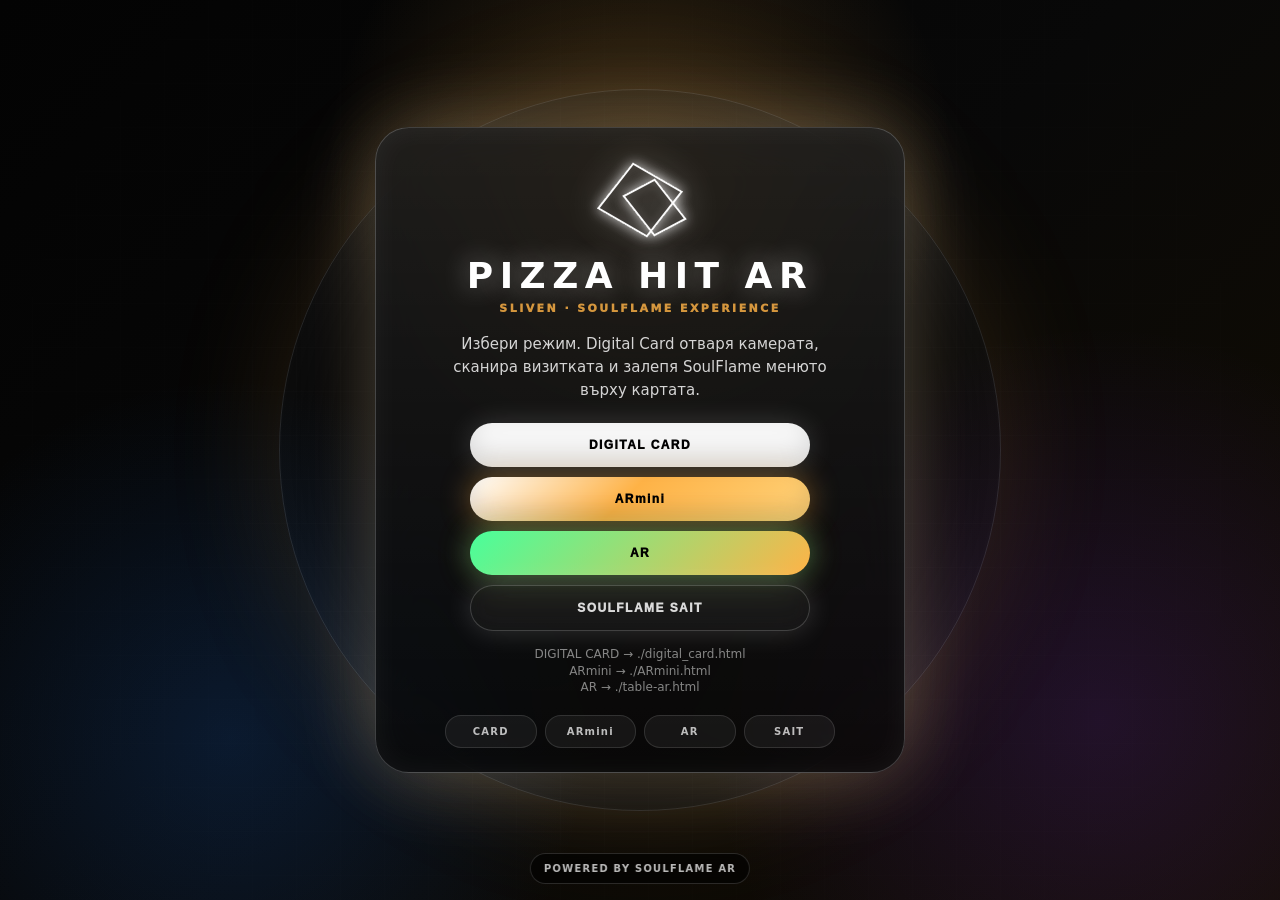
<file: index.html>
<!doctype html>
<html lang="bg">
<head>
  <meta charset="utf-8" />
  <meta name="viewport" content="width=device-width, initial-scale=1, viewport-fit=cover" />
  <meta name="theme-color" content="#030303" />
  <title>Pizza Hit Sliven · SoulFlame AR</title>

  <style>
    :root {
      --bg: #030303;
      --text: #ffffff;
      --gold: #ffb347;
      --gold2: #ffd37a;
      --green: #48ff9b;
      --blue: #1d7cff;
      --purple: #8b35ff;
      --line: rgba(255,255,255,.18);
      --radius-xl: 34px;
      --radius-pill: 999px;
    }

    * {
      box-sizing: border-box;
      -webkit-tap-highlight-color: transparent;
      user-select: none;
    }

    html,
    body {
      margin: 0;
      width: 100%;
      min-height: 100%;
      overflow: hidden;
      background: var(--bg);
      color: var(--text);
      font-family: Inter, system-ui, -apple-system, BlinkMacSystemFont, "Segoe UI", Arial, sans-serif;
    }

    body {
      position: fixed;
      inset: 0;
      display: grid;
      place-items: center;
      padding: 22px;
      background:
        radial-gradient(circle at 50% 18%, rgba(255,179,71,.20), transparent 32%),
        radial-gradient(circle at 18% 82%, rgba(29,124,255,.16), transparent 28%),
        radial-gradient(circle at 86% 80%, rgba(139,53,255,.15), transparent 30%),
        linear-gradient(135deg, #030303, #080808 52%, #130d02);
    }

    body::before,
    body::after {
      content: "";
      position: fixed;
      pointer-events: none;
      z-index: 0;
    }

    body::before {
      width: min(720px, 120vw);
      height: min(720px, 120vw);
      border-radius: 50%;
      border: 1px solid rgba(255,255,255,.13);
      box-shadow:
        0 0 120px rgba(255,179,71,.13),
        inset 0 0 90px rgba(255,255,255,.055);
      animation: portalSpin 24s linear infinite;
    }

    body::after {
      inset: -25%;
      opacity: .11;
      background-image:
        linear-gradient(rgba(255,255,255,.14) 1px, transparent 1px),
        linear-gradient(90deg, rgba(255,255,255,.14) 1px, transparent 1px);
      background-size: 44px 44px;
      mask-image: radial-gradient(circle at center, black 0%, transparent 70%);
      animation: gridMove 18s linear infinite;
    }

    @keyframes portalSpin {
      from { transform: rotate(0deg) scale(.94); }
      to { transform: rotate(360deg) scale(1.03); }
    }

    @keyframes gridMove {
      from { transform: translate3d(0,0,0); }
      to { transform: translate3d(44px,44px,0); }
    }

    .app {
      position: relative;
      z-index: 2;
      width: min(530px, 94vw);
      padding: 34px 24px 24px;
      border-radius: var(--radius-xl);
      border: 1px solid rgba(255,255,255,.22);
      background:
        linear-gradient(180deg, rgba(255,255,255,.10), rgba(255,255,255,.025)),
        rgba(0,0,0,.78);
      backdrop-filter: blur(26px) saturate(150%);
      -webkit-backdrop-filter: blur(26px) saturate(150%);
      text-align: center;
      box-shadow:
        0 0 90px rgba(255,255,255,.18),
        0 0 80px rgba(255,179,71,.13),
        inset 0 0 30px rgba(255,255,255,.055);
      overflow: hidden;
    }

    .logo-mark {
      width: 76px;
      height: 76px;
      margin: 0 auto;
      position: relative;
      filter: drop-shadow(0 0 18px rgba(255,255,255,.48));
      animation: floatLogo 2.8s ease-in-out infinite alternate;
    }

    .logo-mark::before,
    .logo-mark::after {
      content: "";
      position: absolute;
      border: 2px solid rgba(255,255,255,.98);
      box-shadow:
        0 0 13px rgba(255,255,255,.74),
        inset 0 0 12px rgba(255,255,255,.14);
    }

    .logo-mark::before {
      inset: 9px;
      transform: rotate(30deg) skew(-8deg);
    }

    .logo-mark::after {
      inset: 20px 5px 5px 34px;
      transform: rotate(-28deg) skew(10deg);
    }

    @keyframes floatLogo {
      from { transform: translateY(0) rotate(-2deg); }
      to { transform: translateY(-8px) rotate(2deg); }
    }

    h1 {
      margin: 20px 0 8px;
      letter-spacing: .18em;
      font-size: clamp(24px, 6vw, 36px);
      line-height: 1;
      text-shadow: 0 0 28px rgba(255,255,255,.40);
    }

    .subtitle {
      margin-bottom: 18px;
      font-size: 11px;
      letter-spacing: .22em;
      color: rgba(255,179,71,.82);
      text-transform: uppercase;
      font-weight: 950;
    }

    p {
      margin: 0 auto 22px;
      max-width: 410px;
      color: rgba(255,255,255,.82);
      line-height: 1.52;
      font-size: 15px;
    }

    .actions {
      display: grid;
      gap: 10px;
      justify-items: center;
    }

    button {
      cursor: pointer;
      border: 0;
      border-radius: var(--radius-pill);
      padding: 15px 20px;
      min-width: min(310px, 100%);
      width: min(340px, 100%);
      font-size: 12px;
      font-weight: 950;
      letter-spacing: .12em;
      transition: transform .18s ease, opacity .18s ease;
      box-shadow:
        0 0 28px rgba(255,255,255,.16),
        inset 0 -12px 22px rgba(0,0,0,.11);
    }

    button:active {
      transform: scale(.95);
    }

    .btn-white {
      background: rgba(255,255,255,.96);
      color: #000;
    }

    .btn-gold {
      background: linear-gradient(135deg, #fff, var(--gold) 46%, var(--gold2));
      color: #000;
      box-shadow:
        0 0 30px rgba(255,179,71,.42),
        inset 0 -12px 22px rgba(0,0,0,.12);
    }

    .btn-green {
      background: linear-gradient(135deg, var(--green), var(--gold));
      color: #000;
      box-shadow:
        0 0 28px rgba(72,255,155,.30),
        0 0 34px rgba(255,179,71,.25);
    }

    .btn-dark {
      border: 1px solid rgba(255,255,255,.18);
      background: rgba(255,255,255,.055);
      color: rgba(255,255,255,.84);
      backdrop-filter: blur(10px);
    }

    .hint {
      display: block;
      margin-top: 15px;
      color: rgba(255,255,255,.50);
      font-size: 12px;
      line-height: 1.35;
    }

    .mini-grid {
      display: grid;
      grid-template-columns: repeat(4, 1fr);
      gap: 8px;
      margin: 20px auto 0;
      max-width: 390px;
    }

    .mini-grid span {
      border: 1px solid rgba(255,255,255,.12);
      border-radius: 16px;
      padding: 10px 7px;
      background: rgba(255,255,255,.055);
      color: rgba(255,255,255,.72);
      font-size: 10px;
      font-weight: 850;
      letter-spacing: .12em;
    }

    .status {
      position: fixed;
      left: 50%;
      bottom: max(16px, env(safe-area-inset-bottom));
      transform: translateX(-50%);
      z-index: 3;
      max-width: calc(100vw - 24px);
      padding: 9px 13px;
      border-radius: 999px;
      border: 1px solid rgba(255,255,255,.15);
      background: rgba(0,0,0,.58);
      color: rgba(255,255,255,.72);
      font-size: 10px;
      font-weight: 850;
      letter-spacing: .12em;
      white-space: nowrap;
      overflow: hidden;
      text-overflow: ellipsis;
      backdrop-filter: blur(12px);
    }

    @media (max-width: 560px) {
      .app {
        padding: 30px 19px 23px;
      }

      .mini-grid {
        grid-template-columns: 1fr 1fr;
      }

      button {
        font-size: 11px;
      }
    }
  </style>
</head>

<body>
  <main class="app">
    <div class="logo-mark"></div>

    <h1>PIZZA HIT AR</h1>
    <div class="subtitle">SLIVEN · SOULFLAME EXPERIENCE</div>

    <p>
      Избери режим. Digital Card отваря камерата, сканира визитката
      и залепя SoulFlame менюто върху картата.
    </p>

    <div class="actions">
      <button id="digitalCardBtn" class="btn-white">DIGITAL CARD</button>
      <button id="arMiniBtn" class="btn-gold">ARmini</button>
      <button id="arBtn" class="btn-green">AR</button>
      <button id="siteBtn" class="btn-dark">SOULFLAME SAIT</button>
    </div>

    <span class="hint">
      DIGITAL CARD → ./digital_card.html<br>
      ARmini → ./ARmini.html<br>
      AR → ./table-ar.html
    </span>

    <div class="mini-grid">
      <span>CARD</span>
      <span>ARmini</span>
      <span>AR</span>
      <span>SAIT</span>
    </div>
  </main>

  <div class="status">POWERED BY SOULFLAME AR</div>

  <script>
    const LINKS = {
      digitalCard: "./digital_card.html",
      arMini: "./ARmini.html",
      tableAR: "./table-ar.html",
      soulflame: "https://soulflame-ar-card.vercel.app"
    };

    const digitalCardBtn = document.getElementById("digitalCardBtn");
    const arMiniBtn = document.getElementById("arMiniBtn");
    const arBtn = document.getElementById("arBtn");
    const siteBtn = document.getElementById("siteBtn");

    function haptic(ms = 30) {
      if (navigator.vibrate) navigator.vibrate(ms);
    }

    function goTo(url) {
      haptic(35);
      window.location.href = url;
    }

    function openExternal(url) {
      haptic(35);
      window.open(url, "_blank");
    }

    digitalCardBtn.addEventListener("click", () => {
      goTo(LINKS.digitalCard);
    });

    arMiniBtn.addEventListener("click", () => {
      goTo(LINKS.arMini);
    });

    arBtn.addEventListener("click", () => {
      goTo(LINKS.tableAR);
    });

    siteBtn.addEventListener("click", () => {
      openExternal(LINKS.soulflame);
    });
  </script>
</body>
</html>
</file>
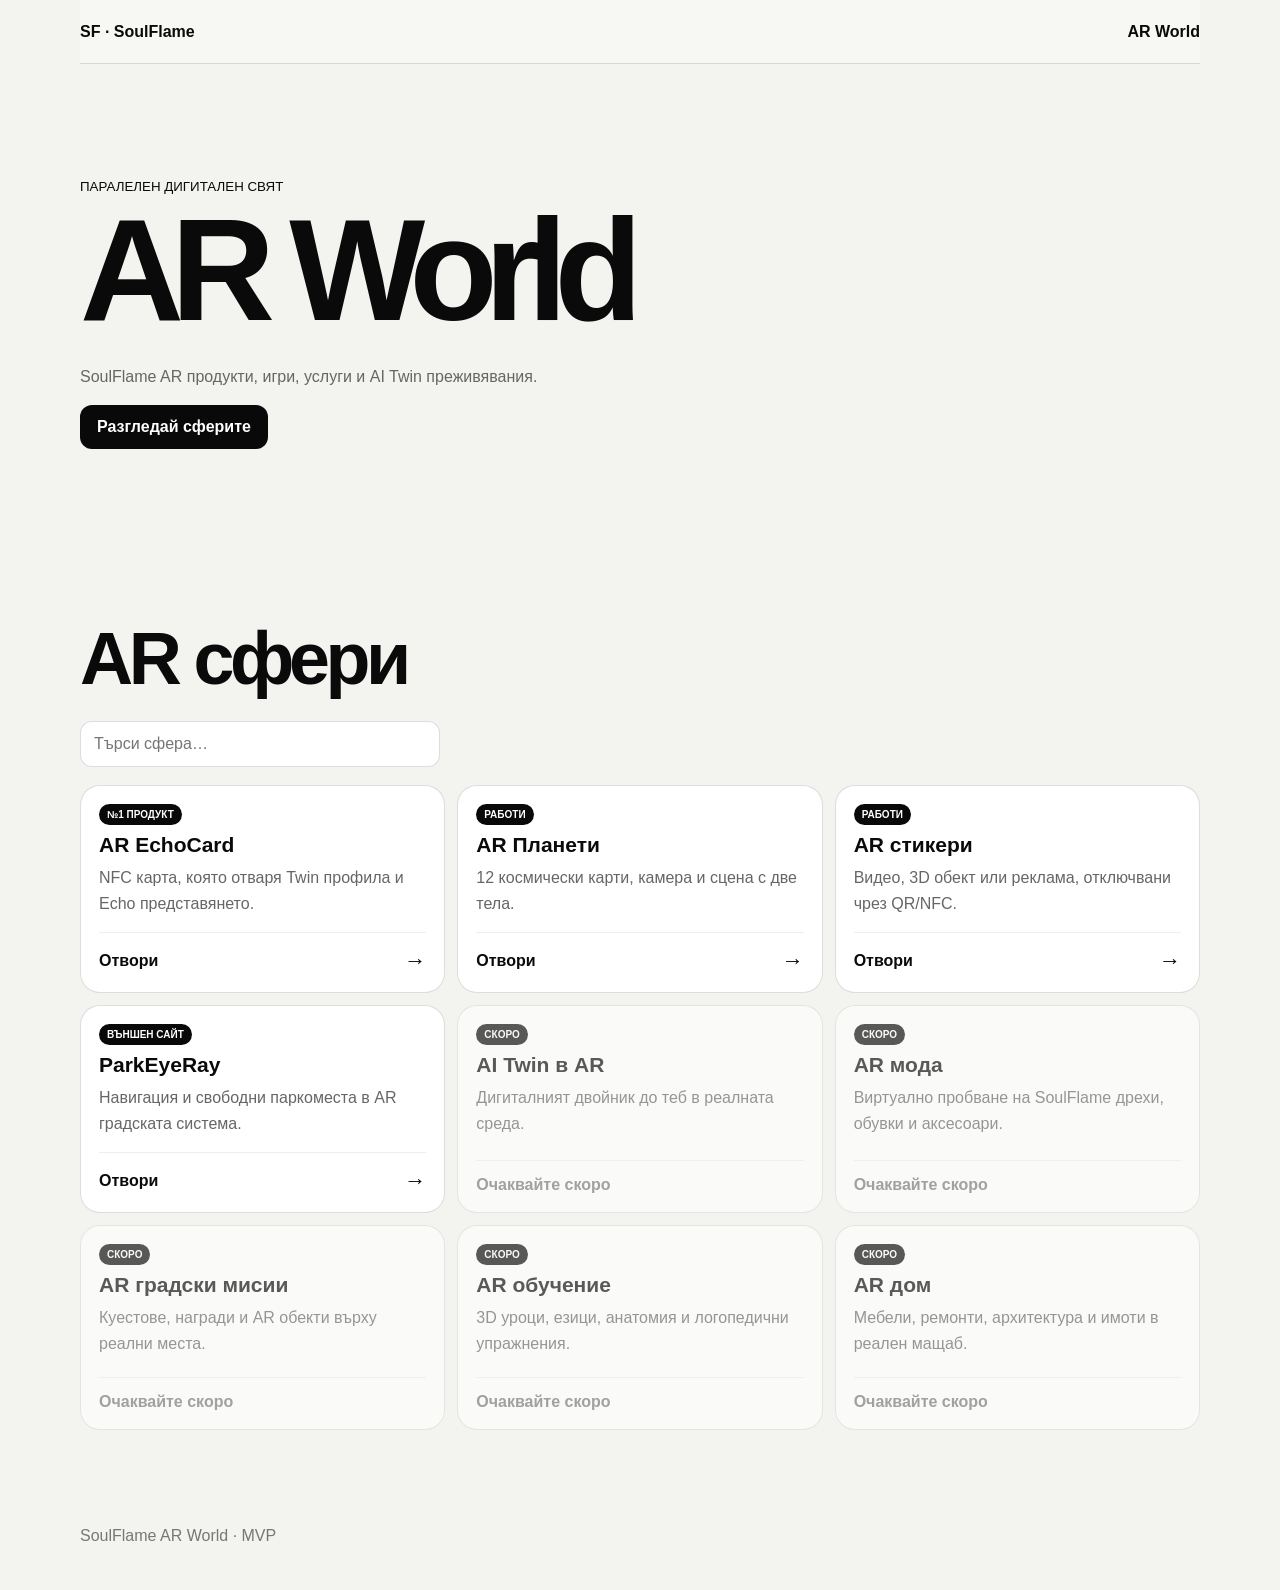
<file: ar-world/index.html>
<!doctype html>
<html lang="bg">
<head>
<meta charset="utf-8">
<meta name="viewport" content="width=device-width,initial-scale=1,viewport-fit=cover">
<meta name="theme-color" content="#050505">
<title>SoulFlame AR World</title>
<style>
*{box-sizing:border-box}html{scroll-behavior:smooth}body{margin:0;font:16px Arial,sans-serif;background:#f3f3ef;color:#0a0a0a}a{color:inherit;text-decoration:none}button,input{font:inherit}.wrap{width:min(1120px,calc(100% - 24px));margin:auto}.top{position:sticky;top:0;z-index:10;height:64px;display:flex;align-items:center;justify-content:space-between;border-bottom:1px solid #0002;background:#f8f8f4e8;backdrop-filter:blur(14px)}.brand{font-weight:900}.hero{min-height:500px;display:flex;flex-direction:column;justify-content:center}.hero h1{font-size:clamp(4rem,16vw,9rem);line-height:.82;letter-spacing:-.09em;margin:18px 0}.muted{color:#666;line-height:1.6}.btn{display:inline-flex;align-items:center;justify-content:center;width:max-content;padding:13px 17px;border:0;border-radius:12px;background:#090909;color:#fff;font-weight:900;cursor:pointer}.section{padding:52px 0}.section h2{font-size:clamp(2.2rem,7vw,4.6rem);letter-spacing:-.06em;margin:0 0 20px}.search{width:min(360px,100%);padding:13px;border:1px solid #0002;border-radius:12px;margin-bottom:18px}.cards,.planet-grid{display:grid;grid-template-columns:repeat(3,1fr);gap:12px}.card{min-height:205px;padding:18px;border:1px solid #0002;border-radius:20px;background:#fff;display:flex;flex-direction:column;transition:.2s transform,.2s box-shadow}.card.live{cursor:pointer}.card.live:hover{transform:translateY(-3px);box-shadow:0 15px 35px #0001}.card b{font-size:21px;margin:8px 0}.card p{margin-top:0}.tag{display:inline-flex;width:max-content;padding:5px 8px;border-radius:999px;background:#090909;color:#fff;font-size:10px;font-weight:900}.card-action{margin-top:auto;display:flex;align-items:center;justify-content:space-between;padding-top:15px;border-top:1px solid #0001;font-weight:900}.card.live .card-action::after{content:'→';font-size:22px}.card.soon{opacity:.66}.card.soon .card-action{color:#777}.dark{min-height:100vh;background:#050505;color:#f5f5f2}.dark .top{background:#050505e8;border-color:#fff2}.dark .muted{color:#aaa}.planet{overflow:hidden;border:1px solid #fff2;border-radius:18px;background:#101010}.planet.active{outline:2px solid #fff}.planet img{width:100%;height:180px;object-fit:cover;background:#181818}.planet div{padding:14px}.planet button{width:100%;padding:11px;border:0;border-radius:10px;font-weight:900}.lab{padding:18px;border:1px solid #fff2;border-radius:18px;background:#fff1}.stage{position:relative;min-height:420px;overflow:hidden;border-radius:16px;background:radial-gradient(circle,#2c2c2c,#050505 70%)}video{position:absolute;inset:0;width:100%;height:100%;object-fit:cover}.placeholder{position:absolute;inset:0;display:grid;place-items:center;color:#999}.obj{position:absolute;top:50%;width:130px;aspect-ratio:1;object-fit:cover;border-radius:50%;transform:translate(-50%,-50%);box-shadow:0 10px 35px #000,0 0 25px #fff3}.obj.one{left:50%}.obj.left{left:34%}.obj.right{left:68%}.meteor{position:absolute;left:-35%;top:18%;width:35%;height:3px;opacity:0;background:linear-gradient(90deg,transparent,#fff)}.meteor.go{animation:meteor 1.2s forwards}@keyframes meteor{15%{opacity:1}100%{left:110%;top:78%;opacity:0}}.row{display:flex;gap:9px;flex-wrap:wrap;margin-top:12px}.notice{padding:14px;border-radius:12px;background:#fff1;color:#bbb}.error{padding:18px;border:1px solid #f665;border-radius:14px;background:#200;color:#fff}.footer{padding:45px 0;color:#777}@media(max-width:800px){.cards,.planet-grid{grid-template-columns:repeat(2,1fr)}}@media(max-width:540px){.cards,.planet-grid{grid-template-columns:1fr}.hero{min-height:430px}.stage{min-height:360px}}
</style>
</head>
<body><div id="app"><div class="wrap"><section class="hero"><h1>AR World</h1><p>Зареждане…</p></section></div></div>
<script>
(function(){
'use strict';
const app=document.getElementById('app');
const path=location.pathname.toLowerCase();
const IMG={mercury:'https://assets.science.nasa.gov/content/dam/science/psd/photojournal/pia/pia00/pia00437/PIA00437.jpg',venus:'https://assets.science.nasa.gov/content/dam/science/psd/photojournal/pia/pia00/pia00271/PIA00271.jpg',earth:'https://images-assets.nasa.gov/image/PIA18033/PIA18033~orig.jpg',mars:'https://assets.science.nasa.gov/content/dam/science/psd/photojournal/pia/pia00/pia00407/PIA00407.jpg',jupiter:'https://assets.science.nasa.gov/content/dam/science/psd/photojournal/pia/pia02/pia02972/PIA02972.jpg',saturn:'https://assets.science.nasa.gov/content/dam/science/psd/photojournal/pia/pia05/pia05425/PIA05425.jpg',uranus:'https://assets.science.nasa.gov/content/dam/science/psd/photojournal/pia/pia01/pia01391/PIA01391.jpg',neptune:'https://assets.science.nasa.gov/content/dam/science/psd/photojournal/pia/pia01/pia01492/PIA01492.jpg',moon:'https://assets.science.nasa.gov/content/dam/science/psd/earths-moon/outreach-materials/NASA-LRO-Moon-mosaic.png',sun:'https://assets.science.nasa.gov/content/dam/science/psd/photojournal/pia/pia26/pia26681/PIA26681.jpg',comet:'https://assets.science.nasa.gov/content/dam/science/psd/solar/2023/09/c/Comet_from_8_km.jpg',blackhole:'https://assets.science.nasa.gov/content/dam/science/psd/solar/2023/09/h/hires.jpg'};
const planets=[['mercury','Меркурий','4 879 km'],['venus','Венера','12 104 km'],['earth','Земя','12 742 km'],['mars','Марс','6 779 km'],['jupiter','Юпитер','139 820 km'],['saturn','Сатурн','116 460 km'],['uranus','Уран','50 724 km'],['neptune','Нептун','49 244 km'],['moon','Луната','3 475 km'],['sun','Слънцето','1 392 700 km'],['comet','Комета 67P','~4.1 km'],['blackhole','Черна дупка M87*','~38 млрд. km']];
const boxes=[
{title:'AR EchoCard',desc:'NFC карта, която отваря Twin профила и Echo представянето.',href:'/ar_echocard.html',tag:'№1 ПРОДУКТ'},
{title:'AR Планети',desc:'12 космически карти, камера и сцена с две тела.',href:'/ar_planeti.html',tag:'РАБОТИ'},
{title:'AR стикери',desc:'Видео, 3D обект или реклама, отключвани чрез QR/NFC.',href:'/ar_stikeri.html',tag:'РАБОТИ'},
{title:'ParkEyeRay',desc:'Навигация и свободни паркоместа в AR градската система.',href:'https://sf-parkeyeray.vercel.app',tag:'ВЪНШЕН САЙТ',external:true},
{title:'AI Twin в AR',desc:'Дигиталният двойник до теб в реалната среда.',tag:'СКОРО'},
{title:'AR мода',desc:'Виртуално пробване на SoulFlame дрехи, обувки и аксесоари.',tag:'СКОРО'},
{title:'AR градски мисии',desc:'Куестове, награди и AR обекти върху реални места.',tag:'СКОРО'},
{title:'AR обучение',desc:'3D уроци, езици, анатомия и логопедични упражнения.',tag:'СКОРО'},
{title:'AR дом',desc:'Мебели, ремонти, архитектура и имоти в реален мащаб.',tag:'СКОРО'}
];
function header(dark){return '<div class="'+(dark?'dark':'')+'"><div class="wrap"><header class="top"><a class="brand" href="/">SF · SoulFlame</a><a class="brand" href="/">AR World</a></header>'}
function end(){return '<footer class="footer">SoulFlame AR World · MVP</footer></div></div>'}
function boxHTML(x){const inside='<span class="tag">'+x.tag+'</span><b>'+x.title+'</b><p class="muted">'+x.desc+'</p><span class="card-action">'+(x.href?'Отвори':'Очаквайте скоро')+'</span>';if(!x.href)return '<article class="card soon">'+inside+'</article>';return '<a class="card live" href="'+x.href+'"'+(x.external?' target="_blank" rel="noopener"':'')+'>'+inside+'</a>'}
function home(){app.innerHTML=header(false)+'<section class="hero"><small>ПАРАЛЕЛЕН ДИГИТАЛЕН СВЯТ</small><h1>AR <strong>World</strong></h1><p class="muted">SoulFlame AR продукти, игри, услуги и AI Twin преживявания.</p><a class="btn" href="#spheres">Разгледай сферите</a></section><section id="spheres" class="section"><h2>AR сфери</h2><input id="search" class="search" placeholder="Търси сфера…"><div id="cards" class="cards"></div></section>'+end();const input=document.getElementById('search'),cards=document.getElementById('cards');function draw(q){q=(q||'').toLowerCase();cards.innerHTML=boxes.filter(x=>(x.title+' '+x.desc+' '+x.tag).toLowerCase().includes(q)).map(boxHTML).join('')||'<p>Няма резултати.</p>'}input.addEventListener('input',e=>draw(e.target.value));draw('')}
function cosmos(){let selected=[];try{const parsed=JSON.parse(localStorage.getItem('sfcos')||'[]');if(Array.isArray(parsed))selected=parsed.filter(id=>planets.some(p=>p[0]===id)).slice(-2)}catch(e){try{localStorage.removeItem('sfcos')}catch(_){}selected=[]}app.innerHTML=header(true)+'<section class="hero"><small>AR КАРТИ · QR + NFC</small><h1>AR <strong>Планети</strong></h1><p class="muted">Избери до две космически тела и ги виж върху камерата.</p></section><section class="section"><h2>Космически карти</h2><div id="planetGrid" class="planet-grid"></div></section><section class="section"><div class="lab"><h2>AR камера</h2><p id="status" class="muted"></p><div class="stage"><video id="video" playsinline muted></video><div id="placeholder" class="placeholder">Камерата е изключена</div><div id="objects"></div><i id="meteor" class="meteor"></i></div><div class="row"><button class="btn" id="camera">Камера</button><button class="btn" id="shoot">Пусни метеорит</button><button class="btn" id="clear">Изчисти</button></div><p class="notice">Web-camera demo. Истински 6DoF anchor и разпознаване на физическа карта са следващият етап.</p></div></section>'+end();const grid=document.getElementById('planetGrid'),objects=document.getElementById('objects'),status=document.getElementById('status');function save(){try{localStorage.setItem('sfcos',JSON.stringify(selected))}catch(e){}}function render(){grid.innerHTML=planets.map(p=>'<article class="planet '+(selected.includes(p[0])?'active':'')+'"><img src="'+IMG[p[0]]+'" alt="'+p[1]+'"><div><small>QR + NFC CARD</small><h3>'+p[1]+'</h3><p class="muted">'+p[2]+'</p><button data-id="'+p[0]+'">'+(selected.includes(p[0])?'Активирана ✓':'Активирай')+'</button></div></article>').join('');grid.querySelectorAll('button').forEach(b=>b.addEventListener('click',()=>{const id=b.dataset.id;selected=selected.includes(id)?selected.filter(x=>x!==id):selected.concat(id).slice(-2);save();render()}));status.textContent=selected.length?selected.map(id=>planets.find(p=>p[0]===id)[1]).join(' + '):'Избери до две карти.';objects.innerHTML=selected.map((id,i)=>'<img class="obj '+(selected.length===1?'one':i===0?'left':'right')+'" src="'+IMG[id]+'" alt="">').join('')}document.getElementById('camera').addEventListener('click',async()=>{const ph=document.getElementById('placeholder');try{if(!navigator.mediaDevices||!navigator.mediaDevices.getUserMedia)throw new Error('Camera API unavailable');const stream=await navigator.mediaDevices.getUserMedia({video:{facingMode:{ideal:'environment'}},audio:false});const video=document.getElementById('video');video.srcObject=stream;await video.play();ph.hidden=true}catch(e){ph.hidden=false;ph.textContent='Отвори страницата в Chrome и разреши камерата.'}});document.getElementById('shoot').addEventListener('click',()=>{const m=document.getElementById('meteor');m.classList.remove('go');void m.offsetWidth;m.classList.add('go')});document.getElementById('clear').addEventListener('click',()=>{selected=[];save();render()});render()}
function stickers(){app.innerHTML=header(false)+'<section class="hero"><h1>AR <strong>стикери</strong></h1><p class="muted">Изпращаш снимка или видео. Ние го превръщаме в AR преживяване, отключвано от QR/NFC.</p></section><section class="section"><h2>Продукти</h2><div class="cards"><article class="card"><span class="tag">START</span><b>Personal AR</b><p class="muted">Лично видео или послание.</p></article><article class="card"><span class="tag">BUSINESS</span><b>AR реклама</b><p class="muted">Продукт, меню, автомобил или бранд.</p></article><article class="card"><span class="tag">3D</span><b>3D Object</b><p class="muted">Модел, герой или предмет.</p></article></div></section>'+end()}
function echo(){app.innerHTML=header(false)+'<section class="hero"><small>NFC + TWIN ID</small><h1>AR <strong>EchoCard</strong></h1><p class="muted">Опознай ме. Един допир отваря Twin профила и избраните Echo данни.</p><a class="btn" href="mailto:soulflame.mitko@gmail.com?subject=AR%20EchoCard">Заяви EchoCard</a></section>'+end()}
try{if(path.includes('ar_planeti'))cosmos();else if(path.includes('ar_stikeri'))stickers();else if(path.includes('ar_echocard'))echo();else home()}catch(e){app.innerHTML='<div class="wrap"><section class="hero"><div class="error"><h2>AR World се възстановява</h2><p>Натисни бутона, за да изчистиш локалните данни.</p><button class="btn" onclick="localStorage.clear();location.replace(\'/\')">Поправи и презареди</button></div></section></div>'}
})();
</script>
</body>
</html>
</file>
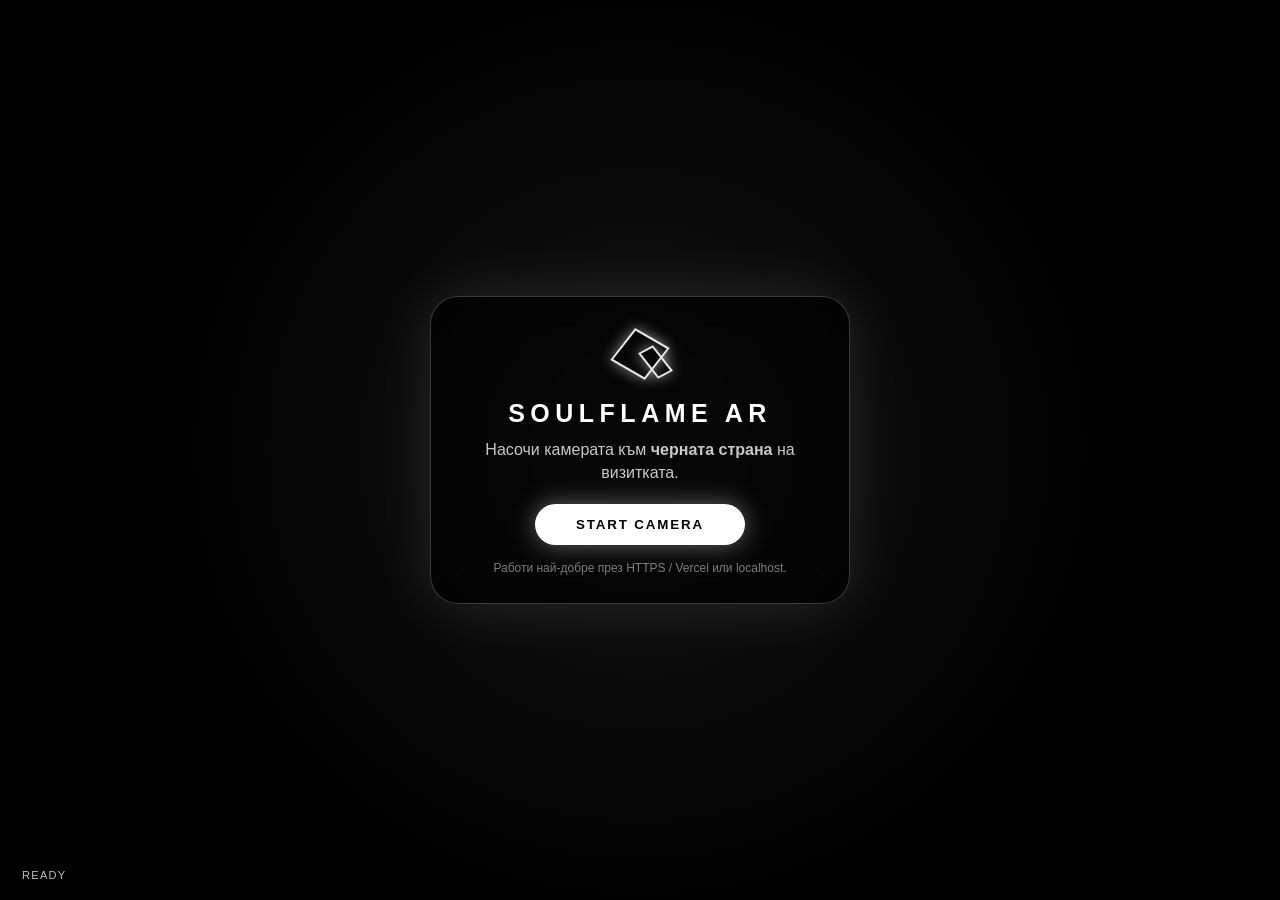
<file: soulflame-ar-card/soulflame-ar-card/index.html>
<!doctype html>
<html lang="bg">
<head>
  <meta charset="utf-8" />
  <meta name="viewport" content="width=device-width, initial-scale=1, viewport-fit=cover" />
  <meta name="theme-color" content="#050505" />
  <title>SoulFlame AR Card</title>
  <link rel="stylesheet" href="./style.css" />
</head>
<body>
  <main id="app">
    <video id="camera" autoplay playsinline muted></video>
    <canvas id="vision"></canvas>

    <section id="startScreen" class="start-screen">
      <div class="start-card">
        <div class="logo-mark small"></div>
        <h1>SOULFLAME AR</h1>
        <p>Насочи камерата към <b>черната страна</b> на визитката.</p>
        <button id="startBtn">START CAMERA</button>
        <span class="hint">Работи най-добре през HTTPS / Vercel или localhost.</span>
      </div>
    </section>

    <section id="scanHint" class="scan-hint hidden">
      <div class="scan-box"></div>
      <p>Търся черната страна на визитката...</p>
    </section>

    <section id="arLayer" class="ar-layer hidden" aria-label="AR overlay">
      <div class="holo-logo">
        <div class="logo-mark"></div>
        <div class="logo-text">SOULFLAME</div>
      </div>

      <div class="beam beam-1"></div>
      <div class="beam beam-2"></div>

      <div class="side-panel media-panel">
        <div class="panel-title">PORTFOLIO</div>
        <div class="media-grid">
          <div class="media-item gradient-a">AR</div>
          <div class="media-item gradient-b">NFC</div>
        </div>
      </div>

      <div class="side-panel services-panel">
        <div class="panel-title light">SERVICES</div>
        <ul>
          <li>AR визитки</li>
          <li>NFC + AR услуги</li>
          <li>Сайтове и AI системи</li>
        </ul>
      </div>

      <div class="about-panel">
        <span class="pin"></span>
        <h2>ABOUT US</h2>
        <p>Интерактивни AR/NFC визитки, сайтове и AI системи за бизнеси, които искат да изглеждат като бъдещето.</p>
      </div>

      <div class="cta-panel">
        <button id="openSite">OPEN WEBSITE</button>
        <button id="contactMail">CONTACT</button>
      </div>
    </section>

    <section id="status" class="status">READY</section>
  </main>

  <script src="./script.js"></script>
</body>
</html>
</file>
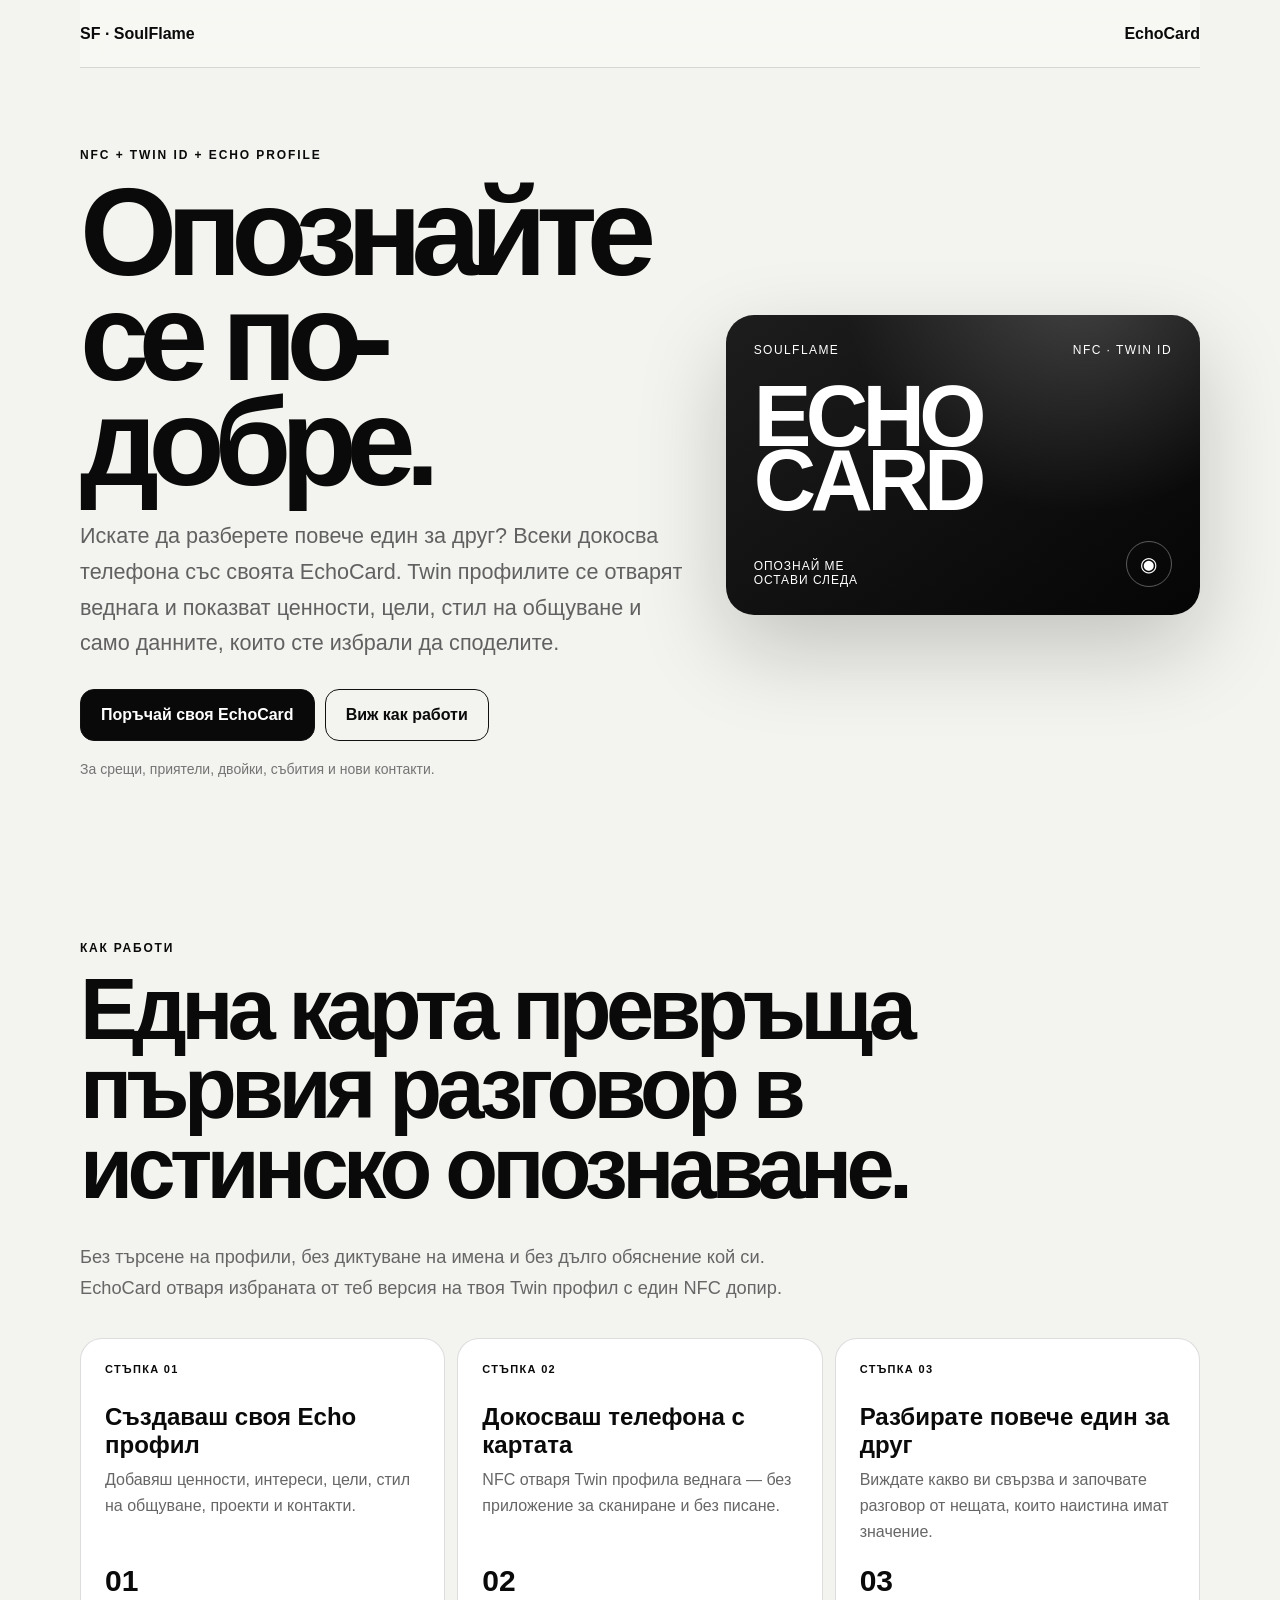
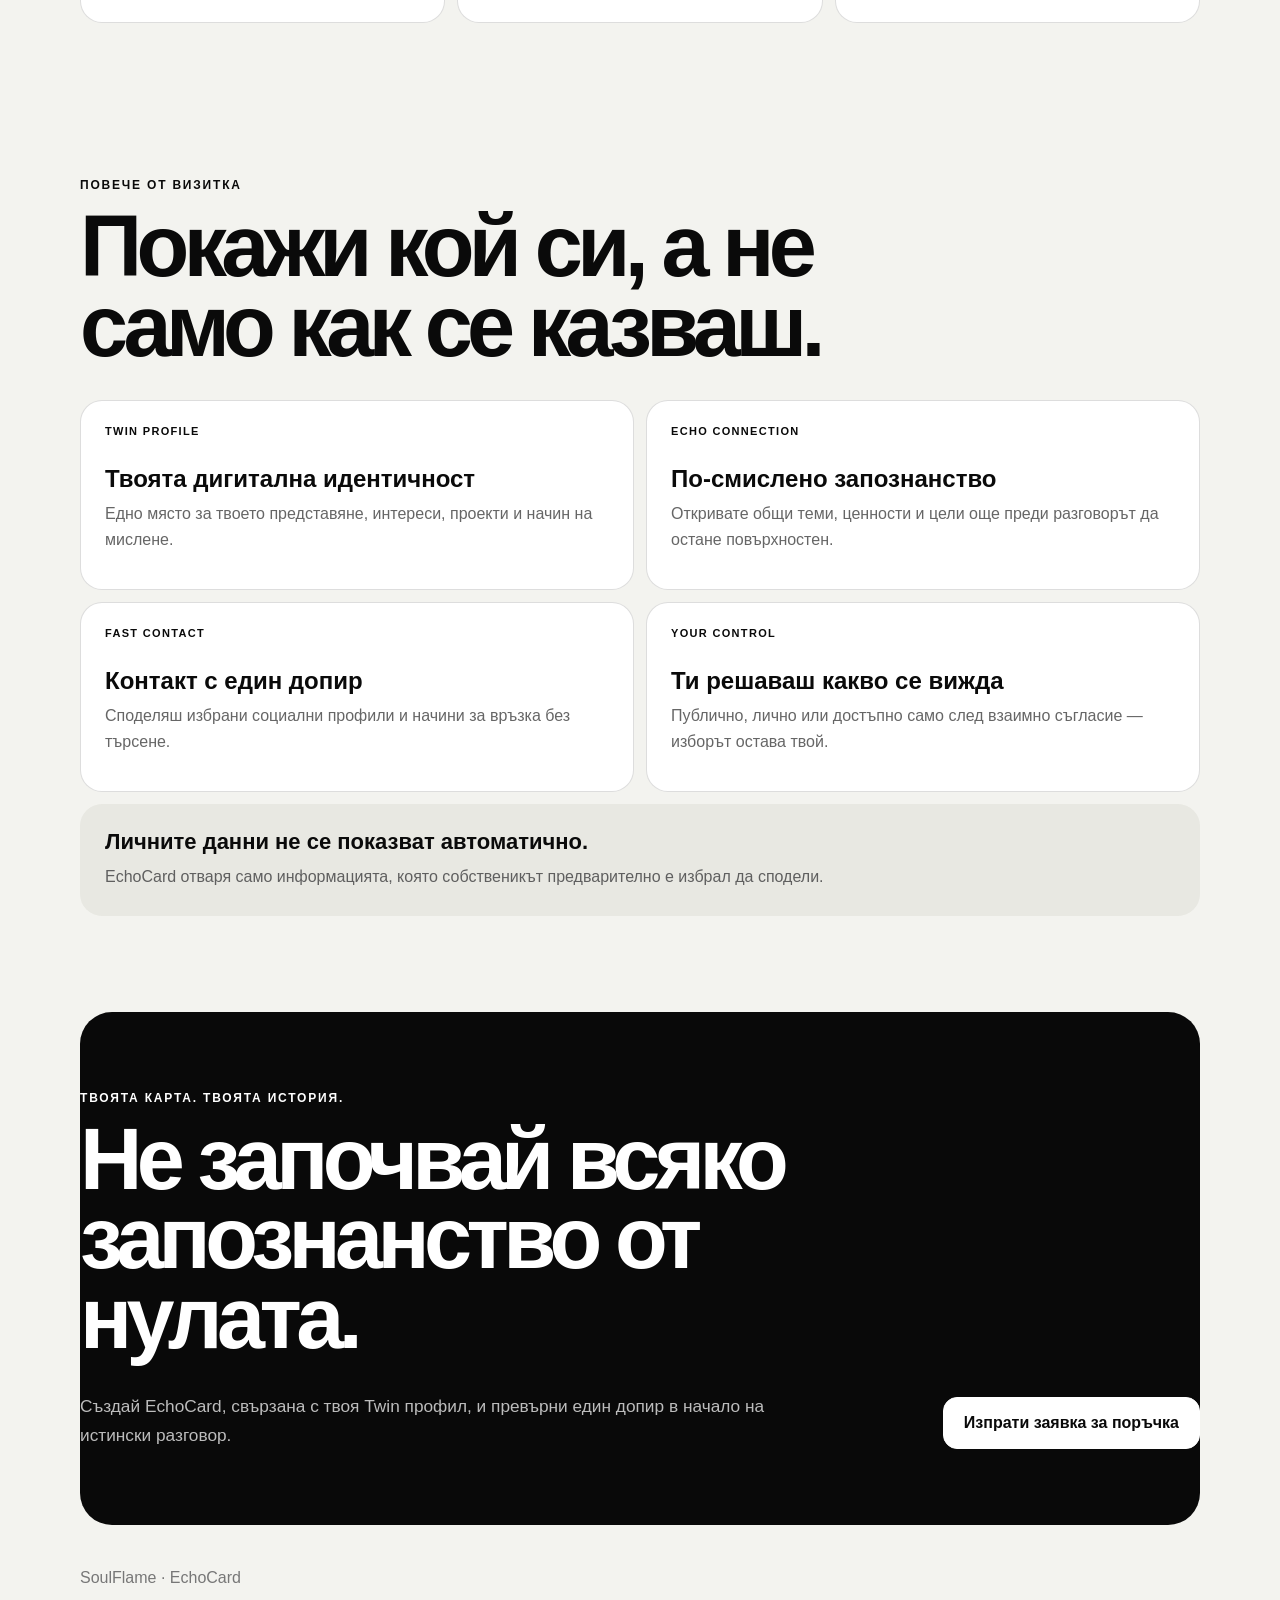
<file: ar-world/ar_echocard.html>
<!doctype html>
<html lang="bg">
<head>
<meta charset="utf-8">
<meta name="viewport" content="width=device-width,initial-scale=1,viewport-fit=cover">
<meta name="theme-color" content="#0a0a0a">
<title>EchoCard — Опознайте се по-добре</title>
<style>
*{box-sizing:border-box}html{scroll-behavior:smooth}body{margin:0;background:#f3f3ef;color:#0a0a0a;font:16px Arial,sans-serif}a{color:inherit;text-decoration:none}.ec-wrap{width:min(1120px,calc(100% - 24px));margin:auto}.ec-top{position:sticky;top:0;z-index:20;height:68px;display:flex;align-items:center;justify-content:space-between;border-bottom:1px solid #0002;background:#f8f8f4eb;backdrop-filter:blur(14px)}.ec-brand{font-weight:900}.ec-hero{min-height:670px;display:grid;grid-template-columns:1.12fr .88fr;gap:42px;align-items:center;padding:68px 0}.ec-kicker{font-size:12px;font-weight:900;letter-spacing:.16em}.ec-hero h1{max-width:760px;margin:18px 0 24px;font-size:clamp(4rem,10vw,7.8rem);line-height:.84;letter-spacing:-.085em}.ec-lead{max-width:720px;margin:0;color:#616161;font-size:clamp(1.08rem,2.5vw,1.35rem);line-height:1.65}.ec-actions{display:flex;gap:10px;flex-wrap:wrap;margin-top:28px}.ec-btn{display:inline-flex;align-items:center;justify-content:center;min-height:52px;padding:0 20px;border:1px solid #111;border-radius:14px;font-weight:900}.ec-btn.primary{background:#090909;color:#fff}.ec-btn.secondary{background:transparent}.ec-note{margin-top:18px;color:#747474;font-size:14px;line-height:1.5}.ec-card{position:relative;aspect-ratio:1.58;padding:28px;border-radius:28px;background:linear-gradient(145deg,#1d1d1d,#050505);color:#fff;display:flex;flex-direction:column;justify-content:space-between;overflow:hidden;box-shadow:0 34px 90px #0003}.ec-card:before{content:"";position:absolute;inset:-35%;background:radial-gradient(circle at 70% 20%,#fff3,transparent 34%);transform:rotate(-15deg)}.ec-card>*{position:relative}.ec-card-top{display:flex;justify-content:space-between;font-size:12px;letter-spacing:.12em}.ec-card strong{font-size:clamp(3rem,7vw,5.4rem);line-height:.74;letter-spacing:-.065em}.ec-card-bottom{display:flex;justify-content:space-between;align-items:end;font-size:12px;letter-spacing:.08em}.ec-pulse{width:46px;height:46px;border:1px solid #fff5;border-radius:50%;display:grid;place-items:center;font-size:20px}.ec-section{padding:76px 0}.ec-section.dark{margin:20px 0 0;padding:76px 0;background:#090909;color:#fff;border-radius:32px}.ec-section-label{font-size:12px;font-weight:900;letter-spacing:.15em}.ec-section h2{max-width:850px;margin:14px 0 34px;font-size:clamp(2.6rem,7vw,5.4rem);line-height:.92;letter-spacing:-.065em}.ec-section-intro{max-width:760px;color:#666;font-size:1.14rem;line-height:1.7}.ec-grid{display:grid;grid-template-columns:repeat(3,1fr);gap:12px;margin-top:34px}.ec-step,.ec-benefit{min-height:230px;padding:24px;border:1px solid #0002;border-radius:22px;background:#fff;display:flex;flex-direction:column}.ec-step span,.ec-benefit span{font-size:11px;font-weight:900;letter-spacing:.12em}.ec-step h3,.ec-benefit h3{margin:28px 0 8px;font-size:24px}.ec-step p,.ec-benefit p{margin:0;color:#666;line-height:1.6}.ec-step b{margin-top:auto;padding-top:20px;font-size:30px}.ec-benefits{display:grid;grid-template-columns:1fr 1fr;gap:12px;margin-top:34px}.ec-benefit{min-height:190px}.ec-privacy{margin-top:12px;padding:25px;border-radius:22px;background:#e8e8e2}.ec-privacy strong{display:block;font-size:22px}.ec-privacy p{margin:9px 0 0;color:#5f5f5f;line-height:1.65}.ec-final{display:grid;grid-template-columns:1fr auto;gap:28px;align-items:end}.ec-final p{max-width:700px;margin:0;color:#bcbcbc;font-size:1.08rem;line-height:1.65}.ec-final .ec-btn{border-color:#fff;background:#fff;color:#090909}.ec-footer{padding:44px 0 90px;color:#777}@media(max-width:780px){.ec-hero{grid-template-columns:1fr;min-height:auto;padding:62px 0}.ec-card{order:-1}.ec-grid{grid-template-columns:1fr}.ec-benefits{grid-template-columns:1fr}.ec-final{grid-template-columns:1fr;align-items:start}.ec-section{padding:58px 0}.ec-section.dark{padding:48px 20px;border-radius:26px}.ec-hero h1{font-size:clamp(3.65rem,17vw,6rem)}.ec-card strong{font-size:clamp(3.3rem,16vw,5.2rem)}}
</style>
</head>
<body data-page="ar_echocard_home">
<div class="ec-wrap">
<header class="ec-top"><a class="ec-brand" href="/">SF · SoulFlame</a><a class="ec-brand" href="/">EchoCard</a></header>
<main>
<section class="ec-hero">
<div>
<p class="ec-kicker">NFC + TWIN ID + ECHO PROFILE</p>
<h1>Опознайте се по-добре.</h1>
<p class="ec-lead">Искате да разберете повече един за друг? Всеки докосва телефона със своята EchoCard. Twin профилите се отварят веднага и показват ценности, цели, стил на общуване и само данните, които сте избрали да споделите.</p>
<div class="ec-actions">
<a class="ec-btn primary" href="mailto:soulflame.mitko@gmail.com?subject=%D0%9F%D0%BE%D1%80%D1%8A%D1%87%D0%BA%D0%B0%20%D0%BD%D0%B0%20EchoCard&body=%D0%97%D0%B4%D1%80%D0%B0%D0%B2%D0%B5%D0%B9%D1%82%D0%B5%2C%20%D0%B8%D1%81%D0%BA%D0%B0%D0%BC%20%D0%B4%D0%B0%20%D0%BF%D0%BE%D1%80%D1%8A%D1%87%D0%B0%D0%BC%20EchoCard.%0A%D0%98%D0%BC%D0%B5%3A%0A%D0%91%D1%80%D0%BE%D0%B9%3A%0A%D0%A2%D0%B5%D0%BB%D0%B5%D1%84%D0%BE%D0%BD%3A">Поръчай своя EchoCard</a>
<a class="ec-btn secondary" href="#how">Виж как работи</a>
</div>
<p class="ec-note">За срещи, приятели, двойки, събития и нови контакти.</p>
</div>
<div class="ec-card" aria-label="SoulFlame EchoCard">
<div class="ec-card-top"><span>SOULFLAME</span><span>NFC · TWIN ID</span></div>
<strong>ECHO<br>CARD</strong>
<div class="ec-card-bottom"><span>ОПОЗНАЙ МЕ<br>ОСТАВИ СЛЕДА</span><span class="ec-pulse">◉</span></div>
</div>
</section>
<section class="ec-section" id="how">
<span class="ec-section-label">КАК РАБОТИ</span>
<h2>Една карта превръща първия разговор в истинско опознаване.</h2>
<p class="ec-section-intro">Без търсене на профили, без диктуване на имена и без дълго обяснение кой си. EchoCard отваря избраната от теб версия на твоя Twin профил с един NFC допир.</p>
<div class="ec-grid">
<article class="ec-step"><span>СТЪПКА 01</span><h3>Създаваш своя Echo профил</h3><p>Добавяш ценности, интереси, цели, стил на общуване, проекти и контакти.</p><b>01</b></article>
<article class="ec-step"><span>СТЪПКА 02</span><h3>Докосваш телефона с картата</h3><p>NFC отваря Twin профила веднага — без приложение за сканиране и без писане.</p><b>02</b></article>
<article class="ec-step"><span>СТЪПКА 03</span><h3>Разбирате повече един за друг</h3><p>Виждате какво ви свързва и започвате разговор от нещата, които наистина имат значение.</p><b>03</b></article>
</div>
</section>
<section class="ec-section">
<span class="ec-section-label">ПОВЕЧЕ ОТ ВИЗИТКА</span>
<h2>Покажи кой си, а не само как се казваш.</h2>
<div class="ec-benefits">
<article class="ec-benefit"><span>TWIN PROFILE</span><h3>Твоята дигитална идентичност</h3><p>Едно място за твоето представяне, интереси, проекти и начин на мислене.</p></article>
<article class="ec-benefit"><span>ECHO CONNECTION</span><h3>По-смислено запознанство</h3><p>Откривате общи теми, ценности и цели още преди разговорът да остане повърхностен.</p></article>
<article class="ec-benefit"><span>FAST CONTACT</span><h3>Контакт с един допир</h3><p>Споделяш избрани социални профили и начини за връзка без търсене.</p></article>
<article class="ec-benefit"><span>YOUR CONTROL</span><h3>Ти решаваш какво се вижда</h3><p>Публично, лично или достъпно само след взаимно съгласие — изборът остава твой.</p></article>
</div>
<div class="ec-privacy"><strong>Личните данни не се показват автоматично.</strong><p>EchoCard отваря само информацията, която собственикът предварително е избрал да сподели.</p></div>
</section>
<section class="ec-section dark">
<div class="ec-final">
<div><span class="ec-section-label">ТВОЯТА КАРТА. ТВОЯТА ИСТОРИЯ.</span><h2>Не започвай всяко запознанство от нулата.</h2><p>Създай EchoCard, свързана с твоя Twin профил, и превърни един допир в начало на истински разговор.</p></div>
<a class="ec-btn" href="mailto:soulflame.mitko@gmail.com?subject=%D0%9F%D0%BE%D1%80%D1%8A%D1%87%D0%BA%D0%B0%20%D0%BD%D0%B0%20EchoCard&body=%D0%97%D0%B4%D1%80%D0%B0%D0%B2%D0%B5%D0%B9%D1%82%D0%B5%2C%20%D0%B8%D1%81%D0%BA%D0%B0%D0%BC%20%D0%B4%D0%B0%20%D0%BF%D0%BE%D1%80%D1%8A%D1%87%D0%B0%D0%BC%20EchoCard.%0A%D0%98%D0%BC%D0%B5%3A%0A%D0%91%D1%80%D0%BE%D0%B9%3A%0A%D0%A2%D0%B5%D0%BB%D0%B5%D1%84%D0%BE%D0%BD%3A">Изпрати заявка за поръчка</a>
</div>
</section>
</main>
<footer class="ec-footer">SoulFlame · EchoCard</footer>
</div>
</body>
</html>
</file>
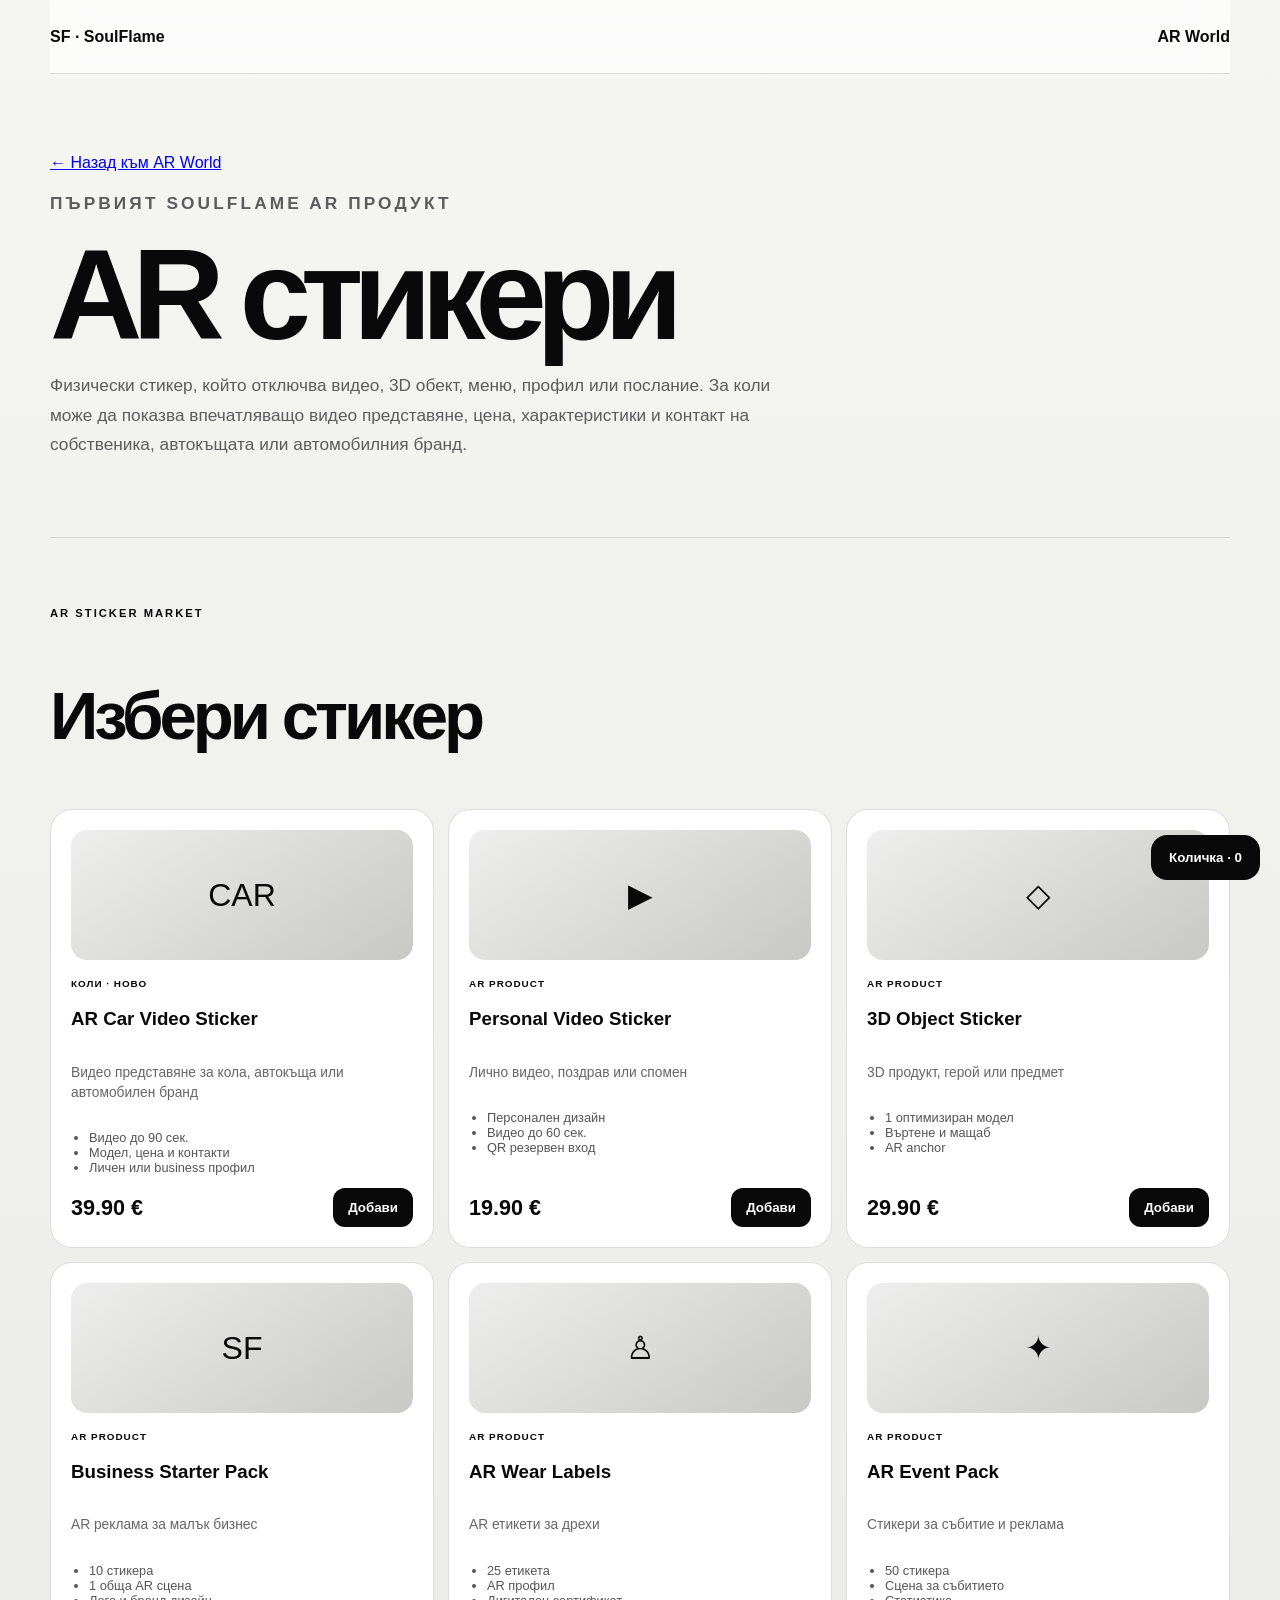
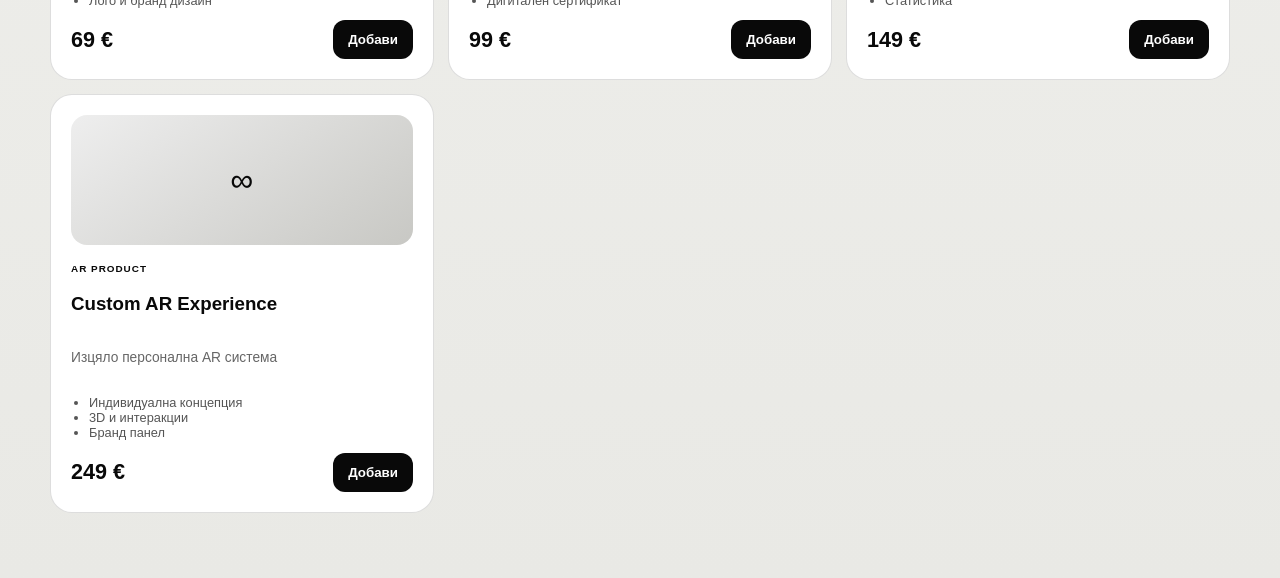
<file: ar-world/ar_stikeri.html>
<!doctype html><html lang="bg"><head><meta charset="utf-8"><meta name="viewport" content="width=device-width,initial-scale=1"><title>AR стикери — SoulFlame</title><style>*{box-sizing:border-box}body{margin:0;font-family:Inter,Arial,sans-serif;background:linear-gradient(#f5f5f2,#e9e9e5);color:#090909}.wrap{width:min(1180px,calc(100% - 32px));margin:auto}.top{height:74px;display:flex;align-items:center;justify-content:space-between;border-bottom:1px solid #0002;position:sticky;top:0;background:#ffffffb8;backdrop-filter:blur(18px);z-index:20}.top a{font-weight:850;color:inherit;text-decoration:none}.hero{padding:80px 0 60px;border-bottom:1px solid #0002}.hero small,.k{letter-spacing:.18em;font-size:.7rem;font-weight:850}.hero h1{font-size:clamp(4rem,11vw,8rem);line-height:.85;letter-spacing:-.08em;margin:22px 0}.hero p{max-width:760px;color:#5c5c5c;line-height:1.7;font-size:1.08rem}.shop{padding:65px 0}.shop h2{font-size:clamp(2.4rem,6vw,4.2rem);letter-spacing:-.06em}.grid{display:grid;grid-template-columns:repeat(3,minmax(0,1fr));gap:14px}.product{padding:20px;border:1px solid #0002;border-radius:22px;background:#fff;min-height:340px;display:flex;flex-direction:column}.mock{height:130px;border-radius:16px;background:linear-gradient(145deg,#eee,#c8c8c4);display:grid;place-items:center;font-size:2rem;margin-bottom:18px}.tag{font-size:.62rem;font-weight:850;letter-spacing:.1em}.product p{color:#666;line-height:1.5;font-size:.86rem}.features{padding-left:18px;color:#555;font-size:.8rem}.bottom{margin-top:auto;display:flex;align-items:center;justify-content:space-between}.price{font-size:1.35rem;font-weight:900}.add{border:0;border-radius:12px;background:#090909;color:#fff;padding:12px 15px;font-weight:850}.cartbtn{position:fixed;right:20px;bottom:20px;border:0;border-radius:16px;background:#090909;color:#fff;padding:15px 18px;font-weight:850;z-index:30}.panel{position:fixed;right:20px;bottom:82px;width:min(390px,calc(100% - 40px));max-height:65vh;overflow:auto;background:#fff;border:1px solid #0002;border-radius:22px;padding:20px;box-shadow:0 25px 70px #0004;display:none;z-index:30}.panel.open{display:block}.row{display:grid;grid-template-columns:1fr auto auto;gap:10px;padding:12px 0;border-bottom:1px solid #0001}.order{width:100%;border:0;border-radius:13px;background:#090909;color:#fff;padding:14px;font-weight:850;margin-top:14px}@media(max-width:850px){.grid{grid-template-columns:repeat(2,1fr)}}@media(max-width:580px){.grid{grid-template-columns:1fr}.wrap{width:calc(100% - 20px)}}</style></head><body><div class="wrap"><header class="top"><a href="index.html">SF · SoulFlame</a><a href="index.html">AR World</a></header><section class="hero"><a href="index.html">← Назад към AR World</a><p class="k">ПЪРВИЯТ SOULFLAME AR ПРОДУКТ</p><h1>AR <strong>стикери</strong></h1><p>Физически стикер, който отключва видео, 3D обект, меню, профил или послание. За коли може да показва впечатляващо видео представяне, цена, характеристики и контакт на собственика, автокъщата или автомобилния бранд.</p></section><main class="shop"><span class="k">AR STICKER MARKET</span><h2>Избери стикер</h2><div id="grid" class="grid"></div></main></div><button id="cartbtn" class="cartbtn">Количка · <span id="count">0</span></button><aside id="panel" class="panel"><h2>Твоята поръчка</h2><div id="items"></div><h3>Общо: <span id="total">0 €</span></h3><button id="order" class="order">Поръчай</button></aside><script>const P=[['AR Car Video Sticker','CAR','Видео представяне за кола, автокъща или автомобилен бранд','39.90 €',['Видео до 90 сек.','Модел, цена и контакти','Личен или business профил']],['Personal Video Sticker','▶','Лично видео, поздрав или спомен','19.90 €',['Персонален дизайн','Видео до 60 сек.','QR резервен вход']],['3D Object Sticker','◇','3D продукт, герой или предмет','29.90 €',['1 оптимизиран модел','Въртене и мащаб','AR anchor']],['Business Starter Pack','SF','AR реклама за малък бизнес','69 €',['10 стикера','1 обща AR сцена','Лого и бранд дизайн']],['AR Wear Labels','♙','AR етикети за дрехи','99 €',['25 етикета','AR профил','Дигитален сертификат']],['AR Event Pack','✦','Стикери за събитие и реклама','149 €',['50 стикера','Сцена за събитието','Статистика']],['Custom AR Experience','∞','Изцяло персонална AR система','249 €',['Индивидуална концепция','3D и интеракции','Бранд панел']]];let cart=[];const G=document.getElementById('grid'),I=document.getElementById('items'),C=document.getElementById('count'),T=document.getElementById('total'),num=s=>Number(s.replace(' €',''));G.innerHTML=P.map((p,i)=>`<article class="product"><div class="mock">${p[1]}</div><div class="tag">${i===0?'КОЛИ · НОВО':'AR PRODUCT'}</div><h3>${p[0]}</h3><p>${p[2]}</p><ul class="features">${p[4].map(x=>`<li>${x}</li>`).join('')}</ul><div class="bottom"><span class="price">${p[3]}</span><button class="add" onclick="add(${i})">Добави</button></div></article>`).join('');function add(i){cart.push(i);draw();document.getElementById('panel').classList.add('open')}function del(n){cart.splice(n,1);draw()}function draw(){C.textContent=cart.length;I.innerHTML=cart.length?cart.map((i,n)=>`<div class="row"><span>${P[i][0]}</span><b>${P[i][3]}</b><button onclick="del(${n})">×</button></div>`).join(''):'<p>Количката е празна.</p>';T.textContent=cart.reduce((s,i)=>s+num(P[i][3]),0).toFixed(2)+' €'}document.getElementById('cartbtn').onclick=()=>document.getElementById('panel').classList.toggle('open');document.getElementById('order').onclick=()=>{if(!cart.length)return;let body='Здравейте, искам да поръчам:%0A'+cart.map(i=>'- '+P[i][0]+' ('+P[i][3]+')').join('%0A')+'%0AОбщо: '+T.textContent;location.href='mailto:soulflame.mitko@gmail.com?subject=SoulFlame AR Sticker Order&body='+body};draw();</script></body></html>
</file>
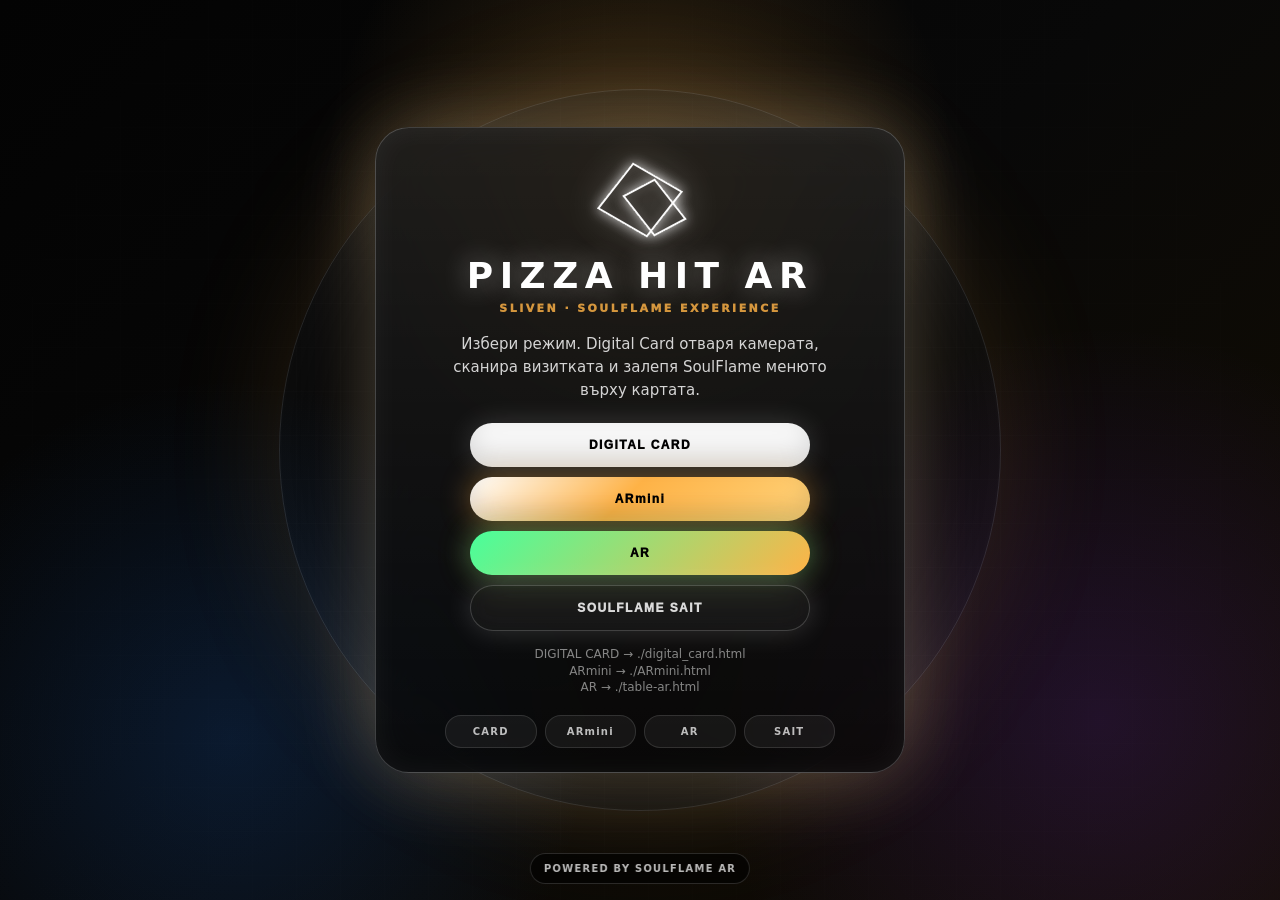
<file: ar-world/reset.html>
<!doctype html><html lang="bg"><head><meta charset="utf-8"><meta name="viewport" content="width=device-width,initial-scale=1"><meta name="robots" content="noindex"><title>AR World Reset</title><style>body{margin:0;min-height:100vh;display:grid;place-items:center;background:#050505;color:#fff;font:16px Arial;text-align:center}.box{padding:28px}.spin{width:42px;height:42px;border:4px solid #fff3;border-top-color:#fff;border-radius:50%;margin:0 auto 18px;animation:s 1s linear infinite}@keyframes s{to{transform:rotate(360deg)}}</style></head><body><div class="box"><div class="spin"></div><b>Поправям AR World…</b><p>Изчиствам повредените локални данни.</p></div><script>try{localStorage.removeItem('sfcos');sessionStorage.clear()}catch(e){};setTimeout(()=>location.replace('/?fresh=20260720'),350)</script></body></html>
</file>
<file: soulflame-ar-card/soulflame-ar-card/style.css>
* { box-sizing: border-box; -webkit-tap-highlight-color: transparent; }
html, body { margin: 0; width: 100%; height: 100%; overflow: hidden; background: #050505; font-family: Arial, Helvetica, sans-serif; color: #fff; }
#app { position: fixed; inset: 0; overflow: hidden; background: #000; }
#camera { position: absolute; inset: 0; width: 100%; height: 100%; object-fit: cover; transform: scaleX(-1); }
#vision { display: none; }
.start-screen { position: absolute; inset: 0; z-index: 20; display: grid; place-items: center; padding: 24px; background: radial-gradient(circle at center, rgba(255,255,255,.08), rgba(0,0,0,.96) 62%); }
.start-card { width: min(420px, 92vw); padding: 28px 22px; border: 1px solid rgba(255,255,255,.22); border-radius: 28px; background: rgba(0,0,0,.62); backdrop-filter: blur(18px); text-align: center; box-shadow: 0 0 60px rgba(255,255,255,.12); }
.start-card h1 { margin: 16px 0 10px; letter-spacing: .22em; font-size: 25px; }
.start-card p { margin: 0 auto 20px; max-width: 310px; color: rgba(255,255,255,.78); line-height: 1.45; }
.start-card button, .cta-panel button { border: 0; border-radius: 999px; padding: 13px 18px; font-weight: 800; letter-spacing: .14em; cursor: pointer; }
.start-card button { background: #fff; color: #000; min-width: 210px; box-shadow: 0 0 24px rgba(255,255,255,.38); }
.hint { display: block; margin-top: 16px; color: rgba(255,255,255,.48); font-size: 12px; }
.hidden { display: none !important; }
.scan-hint { position: absolute; inset: 0; z-index: 8; display: grid; place-items: center; pointer-events: none; }
.scan-hint p { position: absolute; bottom: 8vh; padding: 10px 14px; background: rgba(0,0,0,.42); border-radius: 999px; color: rgba(255,255,255,.82); font-size: 14px; }
.scan-box { width: min(68vw, 330px); aspect-ratio: .56; border-radius: 24px; border: 2px solid rgba(255,255,255,.72); box-shadow: 0 0 40px rgba(255,255,255,.16), inset 0 0 34px rgba(255,255,255,.10); animation: pulse 1.45s infinite alternate ease-in-out; }
@keyframes pulse { from { opacity: .42; transform: scale(.98); } to { opacity: .92; transform: scale(1.02); } }
.status { position: absolute; left: 12px; bottom: 12px; z-index: 30; padding: 7px 10px; border-radius: 999px; background: rgba(0,0,0,.46); color: rgba(255,255,255,.75); font-size: 11px; letter-spacing: .12em; }
.ar-layer { position: absolute; left: 50%; top: 50%; z-index: 12; width: 260px; height: 460px; transform-origin: center center; pointer-events: auto; filter: drop-shadow(0 0 18px rgba(255,255,255,.30)); transition: opacity .12s linear; }
.logo-mark { width: 84px; height: 84px; margin: 0 auto; position: relative; }
.logo-mark::before, .logo-mark::after { content: ""; position: absolute; inset: 9px; border: 3px solid #fff; transform: rotate(30deg) skew(-8deg); box-shadow: 0 0 14px rgba(255,255,255,.55); }
.logo-mark::after { inset: 21px 5px 5px 36px; transform: rotate(-28deg) skew(10deg); }
.logo-mark.small { width: 58px; height: 58px; opacity: .9; }
.logo-mark.small::before, .logo-mark.small::after { border-width: 2px; }
.holo-logo { position: absolute; left: 50%; top: -120px; transform: translateX(-50%); text-align: center; animation: floatLogo 2.4s infinite alternate ease-in-out; }
.logo-text { margin-top: 6px; font-size: 11px; letter-spacing: .34em; text-shadow: 0 0 16px #fff; }
@keyframes floatLogo { from { transform: translateX(-50%) translateY(0); opacity: .78; } to { transform: translateX(-50%) translateY(-14px); opacity: 1; } }
.beam { position: absolute; width: 1px; background: rgba(255,255,255,.82); box-shadow: 0 0 8px rgba(255,255,255,.72); transform-origin: top; }
.beam-1 { left: 50%; top: 282px; height: 130px; transform: rotate(28deg); }
.beam-2 { left: 42%; top: 302px; height: 95px; transform: rotate(-17deg); opacity: .55; }
.side-panel { position: absolute; left: 285px; border: 1px solid rgba(255,255,255,.36); background: rgba(255,255,255,.16); backdrop-filter: blur(8px); border-radius: 8px; color: #fff; }
.media-panel { top: 72px; width: 220px; height: 118px; padding: 10px; }
.services-panel { top: 215px; width: 220px; padding: 12px; }
.panel-title { font-size: 10px; letter-spacing: .22em; margin-bottom: 8px; color: rgba(255,255,255,.88); }
.panel-title.light { background: rgba(255,255,255,.9); color: #111; padding: 7px 8px; margin: -6px -6px 10px; border-radius: 5px; }
.media-grid { display: grid; grid-template-columns: 1fr 1fr; gap: 8px; height: 74px; }
.media-item { display: grid; place-items: center; border-radius: 7px; font-size: 20px; font-weight: 900; letter-spacing: .08em; color: #fff; }
.gradient-a { background: linear-gradient(135deg, #111, #767676); }
.gradient-b { background: radial-gradient(circle at 20% 20%, #fff, #333 48%, #050505); }
.services-panel ul { padding-left: 16px; margin: 0; font-size: 13px; line-height: 1.6; }
.about-panel { position: absolute; left: 18px; top: 486px; width: 225px; padding-left: 22px; }
.about-panel .pin { position: absolute; left: 0; top: -22px; width: 12px; height: 12px; border: 2px solid #fff; border-radius: 50%; box-shadow: 0 0 10px #fff; }
.about-panel::before { content: ""; position: absolute; left: 5px; top: -10px; width: 1px; height: 34px; background: rgba(255,255,255,.8); }
.about-panel h2 { margin: 0 0 8px; font-size: 22px; letter-spacing: .05em; }
.about-panel p { margin: 0; font-size: 12px; line-height: 1.35; text-transform: uppercase; color: rgba(255,255,255,.88); }
.cta-panel { position: absolute; left: 50%; bottom: -96px; transform: translateX(-50%); display: flex; gap: 10px; }
.cta-panel button { font-size: 10px; background: rgba(255,255,255,.92); color: #000; box-shadow: 0 0 18px rgba(255,255,255,.26); }
.cta-panel button:nth-child(2) { background: rgba(0,0,0,.65); color: #fff; border: 1px solid rgba(255,255,255,.45); }
@media (max-width: 720px) { .side-panel { left: 245px; } .media-panel, .services-panel { width: 190px; } .ar-layer { width: 225px; height: 400px; } .about-panel { top: 424px; } .cta-panel { bottom: -96px; } }
</file>
